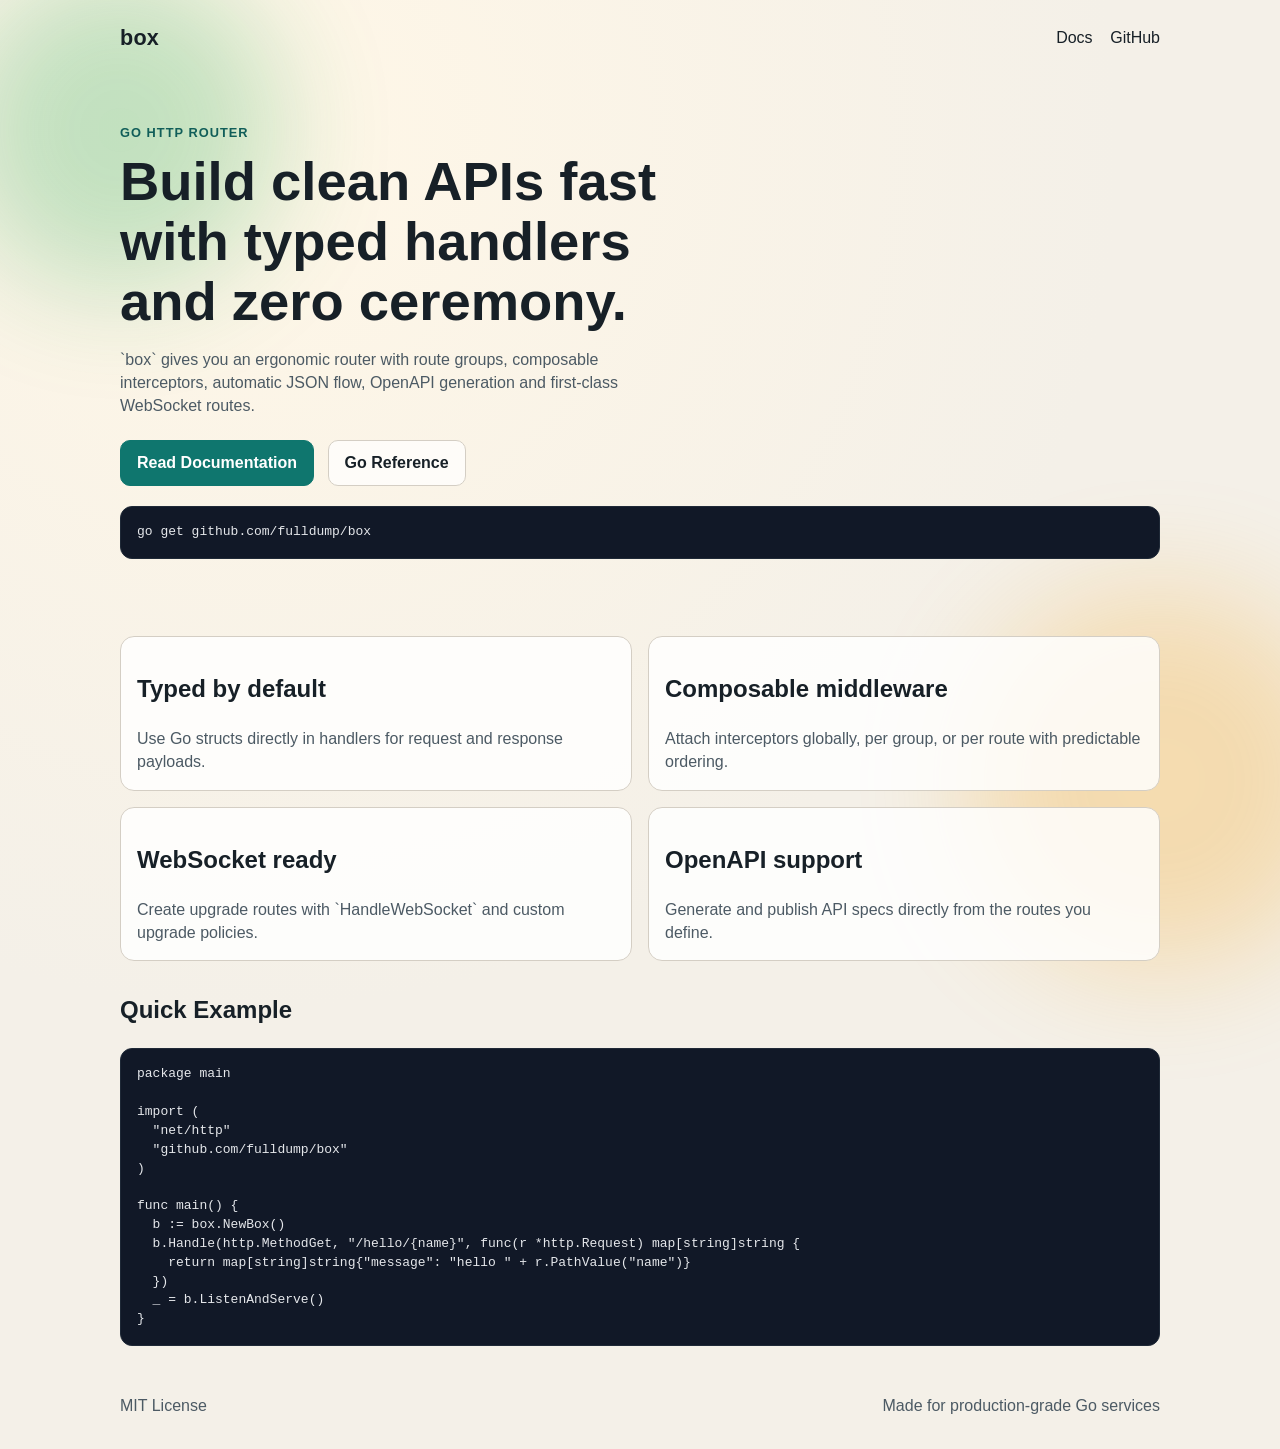
<file: website/index.html>
<!doctype html>
<html lang="en">
  <head>
    <meta charset="utf-8" />
    <meta name="viewport" content="width=device-width, initial-scale=1" />
    <title>box | HTTP router for Go</title>
    <meta
      name="description"
      content="box is a typed, composable HTTP router for Go with middleware, OpenAPI generation and WebSocket support."
    />
    <link rel="stylesheet" href="styles.css" />
  </head>
  <body>
    <div class="bg-glow bg-glow-a"></div>
    <div class="bg-glow bg-glow-b"></div>

    <header class="container nav">
      <a href="index.html" class="brand">box</a>
      <nav>
        <a href="docs.html">Docs</a>
        <a href="https://github.com/fulldump/box">GitHub</a>
      </nav>
    </header>

    <main class="container hero">
      <p class="kicker">Go HTTP Router</p>
      <h1>Build clean APIs fast with typed handlers and zero ceremony.</h1>
      <p class="lead">
        `box` gives you an ergonomic router with route groups, composable
        interceptors, automatic JSON flow, OpenAPI generation and first-class
        WebSocket routes.
      </p>
      <div class="cta-row">
        <a class="btn btn-primary" href="docs.html">Read Documentation</a>
        <a class="btn btn-secondary" href="https://pkg.go.dev/github.com/fulldump/box">Go Reference</a>
      </div>
      <pre class="code"><code>go get github.com/fulldump/box</code></pre>
    </main>

    <section class="container features">
      <article class="card">
        <h2>Typed by default</h2>
        <p>Use Go structs directly in handlers for request and response payloads.</p>
      </article>
      <article class="card">
        <h2>Composable middleware</h2>
        <p>Attach interceptors globally, per group, or per route with predictable ordering.</p>
      </article>
      <article class="card">
        <h2>WebSocket ready</h2>
        <p>Create upgrade routes with `HandleWebSocket` and custom upgrade policies.</p>
      </article>
      <article class="card">
        <h2>OpenAPI support</h2>
        <p>Generate and publish API specs directly from the routes you define.</p>
      </article>
    </section>

    <section class="container snippet">
      <h2>Quick Example</h2>
      <pre class="code"><code>package main

import (
  "net/http"
  "github.com/fulldump/box"
)

func main() {
  b := box.NewBox()
  b.Handle(http.MethodGet, "/hello/{name}", func(r *http.Request) map[string]string {
    return map[string]string{"message": "hello " + r.PathValue("name")}
  })
  _ = b.ListenAndServe()
}</code></pre>
    </section>

    <footer class="container footer">
      <span>MIT License</span>
      <span>Made for production-grade Go services</span>
    </footer>
  </body>
</html>
</file>
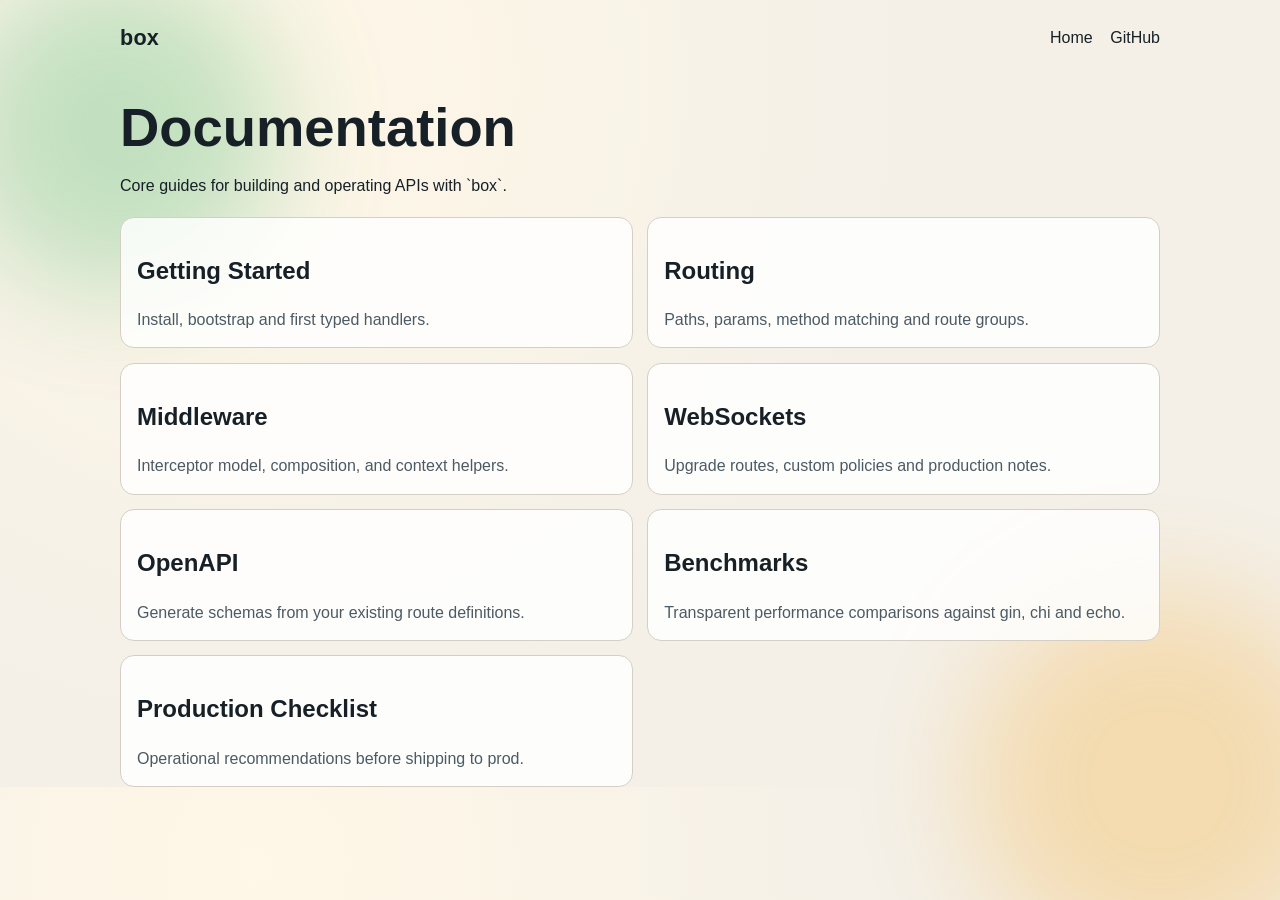
<file: website/docs.html>
<!doctype html>
<html lang="en">
  <head>
    <meta charset="utf-8" />
    <meta name="viewport" content="width=device-width, initial-scale=1" />
    <title>box docs</title>
    <link rel="stylesheet" href="styles.css" />
  </head>
  <body>
    <div class="bg-glow bg-glow-a"></div>
    <div class="bg-glow bg-glow-b"></div>

    <header class="container nav">
      <a href="index.html" class="brand">box</a>
      <nav>
        <a href="index.html">Home</a>
        <a href="https://github.com/fulldump/box">GitHub</a>
      </nav>
    </header>

    <main class="container docs-page">
      <h1>Documentation</h1>
      <p>Core guides for building and operating APIs with `box`.</p>

      <div class="docs-grid">
        <a class="doc-card" href="https://github.com/fulldump/box/blob/master/docs/getting-started.md">
          <h2>Getting Started</h2>
          <p>Install, bootstrap and first typed handlers.</p>
        </a>
        <a class="doc-card" href="https://github.com/fulldump/box/blob/master/docs/routing.md">
          <h2>Routing</h2>
          <p>Paths, params, method matching and route groups.</p>
        </a>
        <a class="doc-card" href="https://github.com/fulldump/box/blob/master/docs/middleware.md">
          <h2>Middleware</h2>
          <p>Interceptor model, composition, and context helpers.</p>
        </a>
        <a class="doc-card" href="https://github.com/fulldump/box/blob/master/docs/websockets.md">
          <h2>WebSockets</h2>
          <p>Upgrade routes, custom policies and production notes.</p>
        </a>
        <a class="doc-card" href="https://github.com/fulldump/box/blob/master/docs/openapi.md">
          <h2>OpenAPI</h2>
          <p>Generate schemas from your existing route definitions.</p>
        </a>
        <a class="doc-card" href="https://github.com/fulldump/box/blob/master/docs/benchmarks.md">
          <h2>Benchmarks</h2>
          <p>Transparent performance comparisons against gin, chi and echo.</p>
        </a>
        <a class="doc-card" href="https://github.com/fulldump/box/blob/master/docs/production-checklist.md">
          <h2>Production Checklist</h2>
          <p>Operational recommendations before shipping to prod.</p>
        </a>
      </div>
    </main>
  </body>
</html>
</file>
<file: website/styles.css>
:root {
  --bg: #f4f0e8;
  --ink: #172027;
  --muted: #4c5a64;
  --surface: #fffdf9;
  --line: #d4cec4;
  --brand: #0f766e;
  --brand-2: #115e59;
  --accent: #ca8a04;
}

* {
  box-sizing: border-box;
}

body {
  margin: 0;
  background: radial-gradient(circle at 20% 10%, #fff7e7 0%, var(--bg) 52%),
    linear-gradient(145deg, #f9f4ea 10%, #ece5d8 92%);
  color: var(--ink);
  font-family: "Space Grotesk", "Segoe UI", sans-serif;
  line-height: 1.45;
}

a {
  color: inherit;
  text-decoration: none;
}

.container {
  width: min(1040px, calc(100vw - 2rem));
  margin: 0 auto;
}

.nav {
  display: flex;
  align-items: center;
  justify-content: space-between;
  padding: 1.4rem 0;
}

.nav nav {
  display: flex;
  gap: 1.1rem;
}

.brand {
  font-size: 1.35rem;
  font-weight: 800;
  letter-spacing: 0.01em;
}

.hero {
  padding: 3rem 0 2rem;
  animation: reveal 550ms ease-out;
}

.kicker {
  margin: 0;
  color: var(--brand-2);
  text-transform: uppercase;
  letter-spacing: 0.08em;
  font-size: 0.8rem;
  font-weight: 700;
}

h1 {
  margin: 0.6rem 0 0;
  font-size: clamp(2rem, 6vw, 3.4rem);
  max-width: 18ch;
  line-height: 1.1;
}

.lead {
  color: var(--muted);
  max-width: 62ch;
  margin-top: 1rem;
}

.cta-row {
  display: flex;
  flex-wrap: wrap;
  gap: 0.85rem;
  margin-top: 1.4rem;
}

.btn {
  display: inline-block;
  padding: 0.65rem 1rem;
  border-radius: 10px;
  border: 1px solid var(--line);
  font-weight: 600;
}

.btn-primary {
  background: var(--brand);
  color: #fff;
  border-color: var(--brand);
}

.btn-secondary {
  background: rgba(255, 255, 255, 0.72);
}

.code {
  overflow: auto;
  margin-top: 1.25rem;
  background: #111827;
  color: #e5e7eb;
  border-radius: 12px;
  border: 1px solid #1f2937;
  padding: 1rem;
}

.features {
  margin-top: 2rem;
  display: grid;
  grid-template-columns: repeat(2, minmax(0, 1fr));
  gap: 1rem;
}

.card,
.doc-card {
  background: rgba(255, 255, 255, 0.82);
  border: 1px solid var(--line);
  border-radius: 14px;
  padding: 1rem;
}

.card p,
.doc-card p {
  color: var(--muted);
  margin-bottom: 0;
}

.snippet {
  margin-top: 2rem;
}

.footer {
  margin: 3rem auto 2rem;
  color: var(--muted);
  display: flex;
  justify-content: space-between;
  flex-wrap: wrap;
  gap: 0.7rem;
}

.docs-page {
  margin-top: 1.4rem;
}

.docs-grid {
  margin-top: 1.2rem;
  display: grid;
  grid-template-columns: repeat(2, minmax(0, 1fr));
  gap: 0.9rem;
}

.doc-card:hover {
  border-color: var(--brand);
  transform: translateY(-2px);
  transition: transform 180ms ease, border-color 180ms ease;
}

.bg-glow {
  position: fixed;
  z-index: -1;
  border-radius: 999px;
  filter: blur(58px);
  opacity: 0.25;
}

.bg-glow-a {
  width: 320px;
  height: 320px;
  background: #16a34a;
  top: -30px;
  left: -40px;
}

.bg-glow-b {
  width: 380px;
  height: 380px;
  background: #f59e0b;
  right: -70px;
  bottom: -70px;
}

@media (max-width: 800px) {
  .features,
  .docs-grid {
    grid-template-columns: 1fr;
  }
}

@keyframes reveal {
  from {
    opacity: 0;
    transform: translateY(10px);
  }
  to {
    opacity: 1;
    transform: translateY(0);
  }
}
</file>
